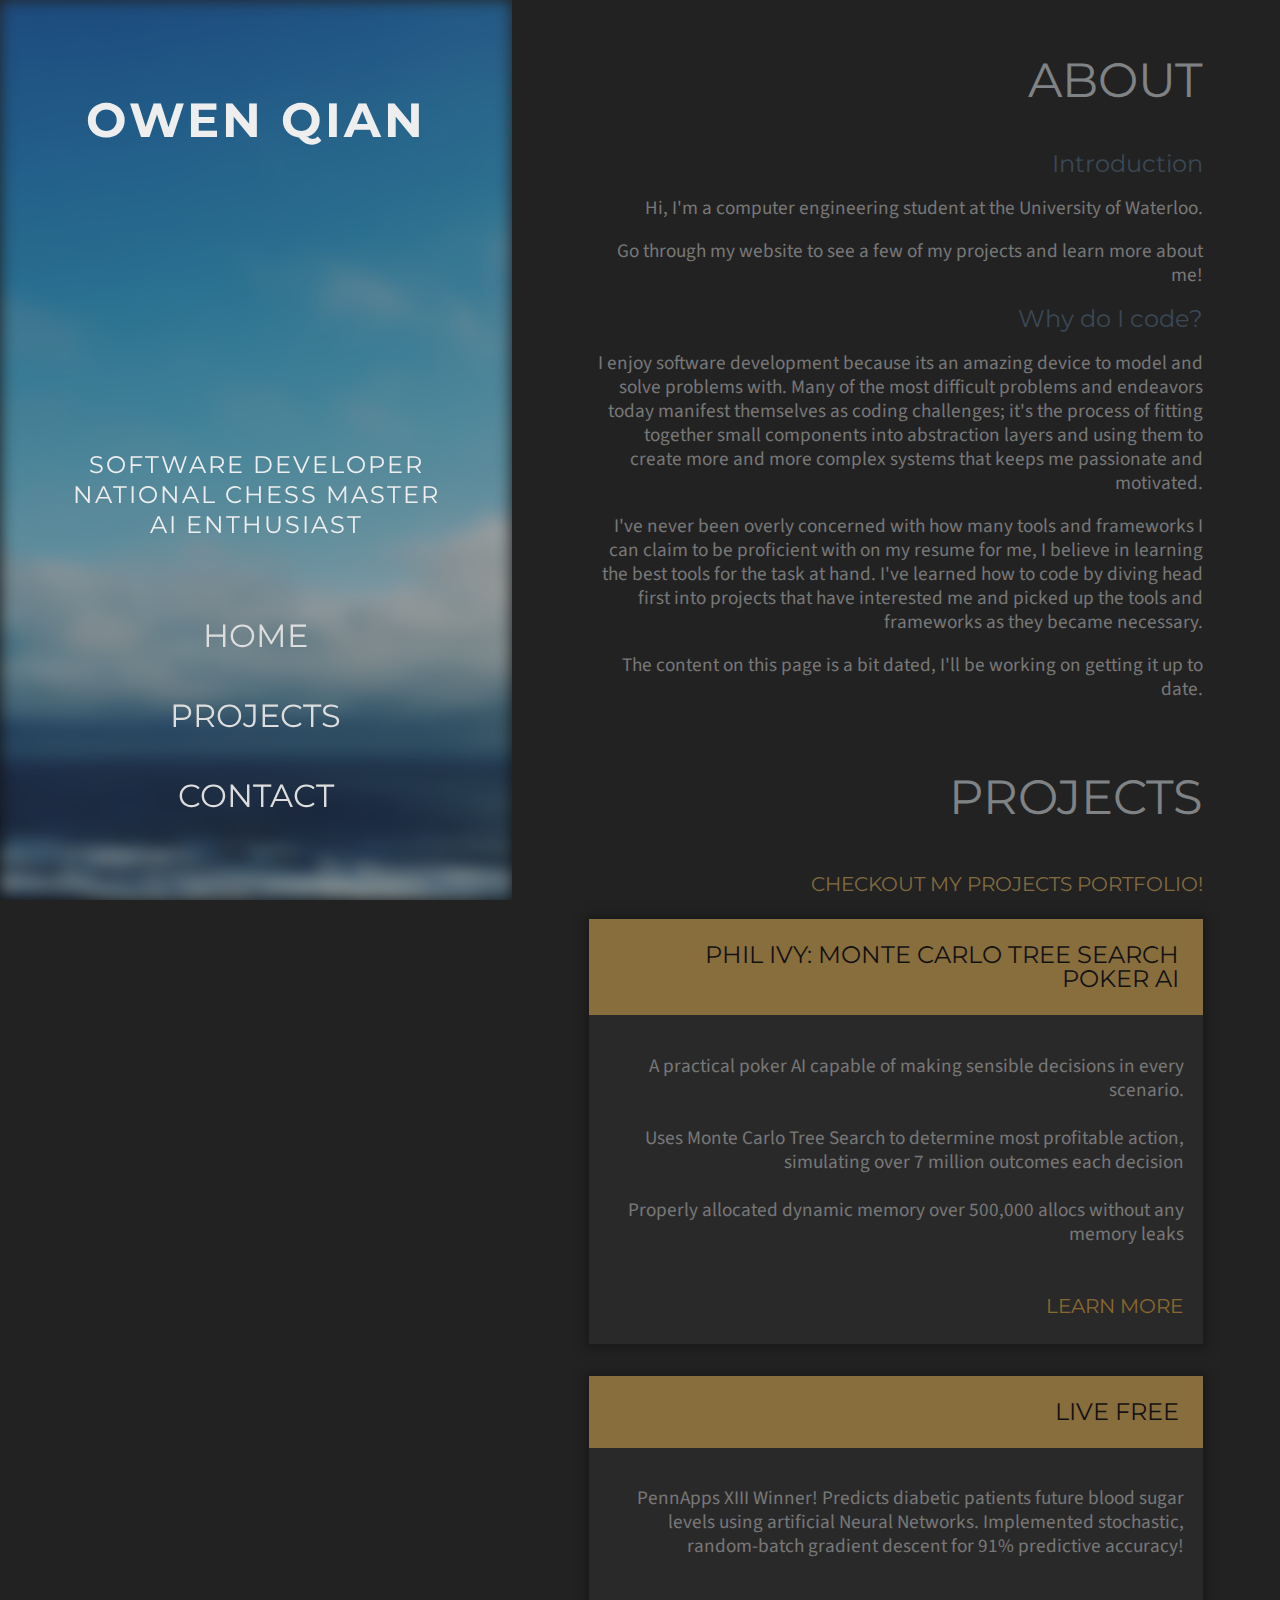
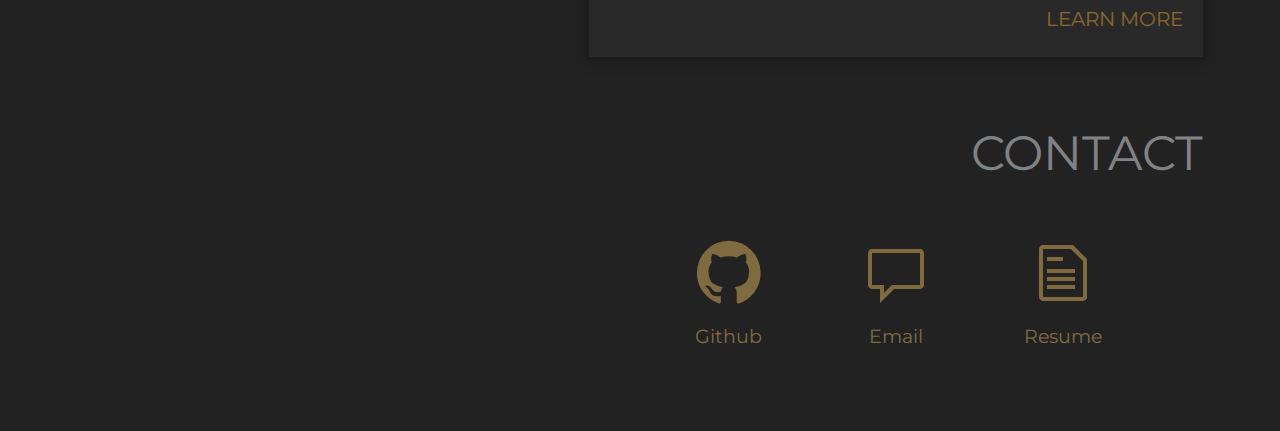
<file: index.html>
<!doctype html>

<html>

<head>
<title>Owen Qian</title>

<meta charset="utf-8">
<meta http-equiv="X-UA-Compatible" content="IE=Edge">
<meta name="viewport" content="width=device-width, initial-scale=1, maximum-scale=1, user-scalable=0">

<link href="assets/images/favicon.png" rel="icon" type="image/png">
<link href='https://fonts.googleapis.com/css?family=Montserrat:400,700|Source+Sans+Pro' rel='stylesheet' type='text/css'>
<link href="global.css" rel="stylesheet">
<link href="octicons/octicons.css" rel="stylesheet">
</head>

<body>

<!-- scripts -->
<script src="https://code.jquery.com/jquery-2.2.0.js"></script>
<script src="script.js"></script>

<!-- content -->
<header>
	<div id="header-bg"></div>
	<h1 class="main-title">Owen Qian</h1>
	<section id="subheader">
        <h2>Software Developer<br>National Chess Master<br>AI Enthusiast</h2>
		<nav>
			<ul>
				<li><a href="#about">Home</a></li>
				<li><a href="#projects">Projects</a></li>
				<li><a href="#contact">Contact</a></li Porting code to work in C++ using OpenCV.>
			</ul>
		</nav>
	</section>
</header>
<main>
<section id="about" class="info about-info">
	<h1 class="main-header">About</h1>
	<div id="about-content">
		<!--<img src="me_pic.jpg" class="about-img">-->
    <h2 class="sub-header">
        Introduction
    </h2>
	<p>Hi, I'm a computer engineering student at the University of Waterloo.</p>
	<p>	Go through my website to see a few of my projects and learn more about me!</p>
    <h2 class="sub-header">
        Why do I code?
    </h2>
	<p>
     I enjoy software development because its an amazing device to model and solve problems with. Many of the most difficult problems and endeavors today manifest themselves as coding challenges; it's the process of fitting together small components into abstraction layers and using them to create more and more complex systems that keeps me passionate and motivated.
    </p>
    <p>
    I've never been overly concerned with how many tools and frameworks I can claim to be proficient with on my resume for me, I believe in learning the best tools for the task at hand. I've learned how to code by diving head first into projects that have interested me and picked up the tools and frameworks as they became necessary.
    </p>

		<p>The content on this page is a bit dated, I'll be working on getting it up to date.</p>
	</div>
</section>
<section id="projects" class="info project-info">
	<h1 class="main-header" >projects</h1>
	<a href="/projects/index.html"><h3>Checkout my Projects Portfolio!</h3></a>
	<div class="projects-container">
        <article id="pooker">
            <h2>Phil Ivy: Monte Carlo tree search Poker AI</h2>
            <p>
                A practical poker AI capable of making sensible decisions in every scenario.
                <br><br>Uses Monte Carlo Tree Search to determine most profitable action, simulating over 7 million outcomes each decision
                <br><br>Properly allocated dynamic memory over 500,000 allocs without any memory leaks
            </p>
            <a href="http://github.com/OwenQian/Pooker" class="more"> Learn More </a>
        </article>
		<article id="project-1">
			<h2>Live Free</h2>
			<p>PennApps XIII Winner! Predicts diabetic patients future blood sugar levels using artificial Neural Networks. Implemented stochastic, random-batch gradient descent for 91% predictive accuracy! </p>
			<a href="http://devpost.com/software/live-free" class="more">Learn More</a>
		</article>
	</div>
</section>
<footer id="contact">
	<div id="footer-content">
		<h1 class="main-header" >Contact</h1>
		<a class="icon-with-info" href="http://github.com/OwenQian">
			<span class="mega-octicon octicon-mark-github"></span>
			<p class="icon-desc">Github</p>
		</a>
		<a class="icon-with-info" href="mailto:oyqian@uwaterloo.ca">
			<span class="mega-octicon octicon-comment"></span>
			<p class="icon-desc">Email</p>
		</a>
		<a class="icon-with-info" href="Resume/Resume.pdf">
			<span class="mega-octicon octicon-file-text"></span>
			<p class="icon-desc">Resume</p>
		</a>
	</div>
</footer>
</main>
</body>
</html>
</file>
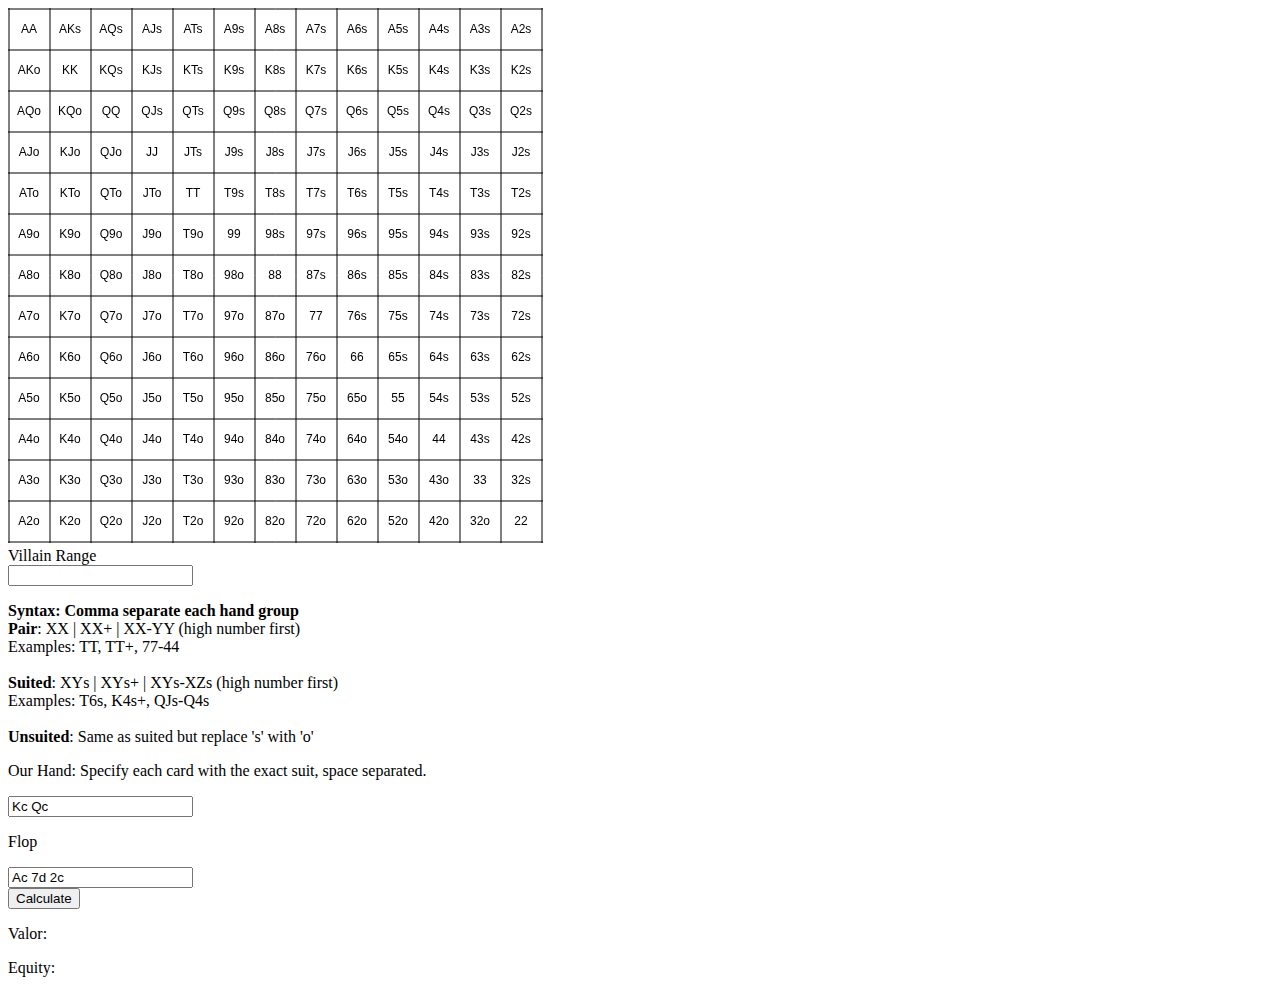
<file: valorcalc/index.html>
<!DOCTYPE html>
<html>
    <!--<head>
        <script type="module" src="scripts/test.js"></script>
    </head>
    -->
    <body>
        <canvas id="rangeCanvas" tabindex="1">
            Your browser does not support the canvas element.
        </canvas>
        <br>
        <label>Villain Range</label><br>
        <input id="vrange" type="text" value=""><br>

        <p>
            <b>Syntax: Comma separate each hand group</b><br>
            <b>Pair</b>: XX | XX+ | XX-YY (high number first)<br>
            Examples: TT, TT+, 77-44 <br><br>
            <b>Suited</b>: XYs | XYs+ | XYs-XZs (high number first)<br>
            Examples: T6s, K4s+, QJs-Q4s<br><br>
            <b>Unsuited</b>: Same as suited but replace 's' with 'o'<br>
        </p>

        <p>Our Hand: Specify each card with the exact suit, space separated.</p>
        <input id="hand" type="text" value="Kc Qc"><br>
        <p>Flop</p>
        <input id="flop" type="text" value="Ac 7d 2c"><br>
        <button id="btn">Calculate</button>
        <br>
        <p id="valor"> Valor: </p>
        <p id="equity"> Equity: </p>

        <script type="module">
            import {Range, PokerCard, calcValorVsRange, calcEquityVsRange} from './scripts/calc.js'
            import {RangeUI} from './scripts/range-ui.js'
            function calculate() {
                let vRangeStr = document.getElementById("vrange").value;
                let handStr = document.getElementById("hand").value;
                let flopStr = document.getElementById("flop").value;
                let vRange = Range.parseRange(vRangeStr)[0];
                let hand = PokerCard.parseString(handStr);
                let flop = PokerCard.parseString(flopStr);
                let equity = calcEquityVsRange(hand, vRange, flop);
                let valor = calcValorVsRange(hand, vRange, flop);
                document.getElementById("valor").innerHTML = "Valor: " + valor.toLocaleString("en", {style: "percent", maximumSignificantDigits: 4});
                document.getElementById("equity").innerHTML = "Equity: " + equity.toLocaleString("en", {style: "percent", maximumSignificantDigits: 4});
            }
            document.getElementById("btn").addEventListener("click", calculate);

            let canvas = document.getElementById("rangeCanvas");
            let rangeTextBox = document.getElementById("vrange");
            let rangeUI = new RangeUI(canvas, rangeTextBox);
        </script>
    </body>
</html>
</file>
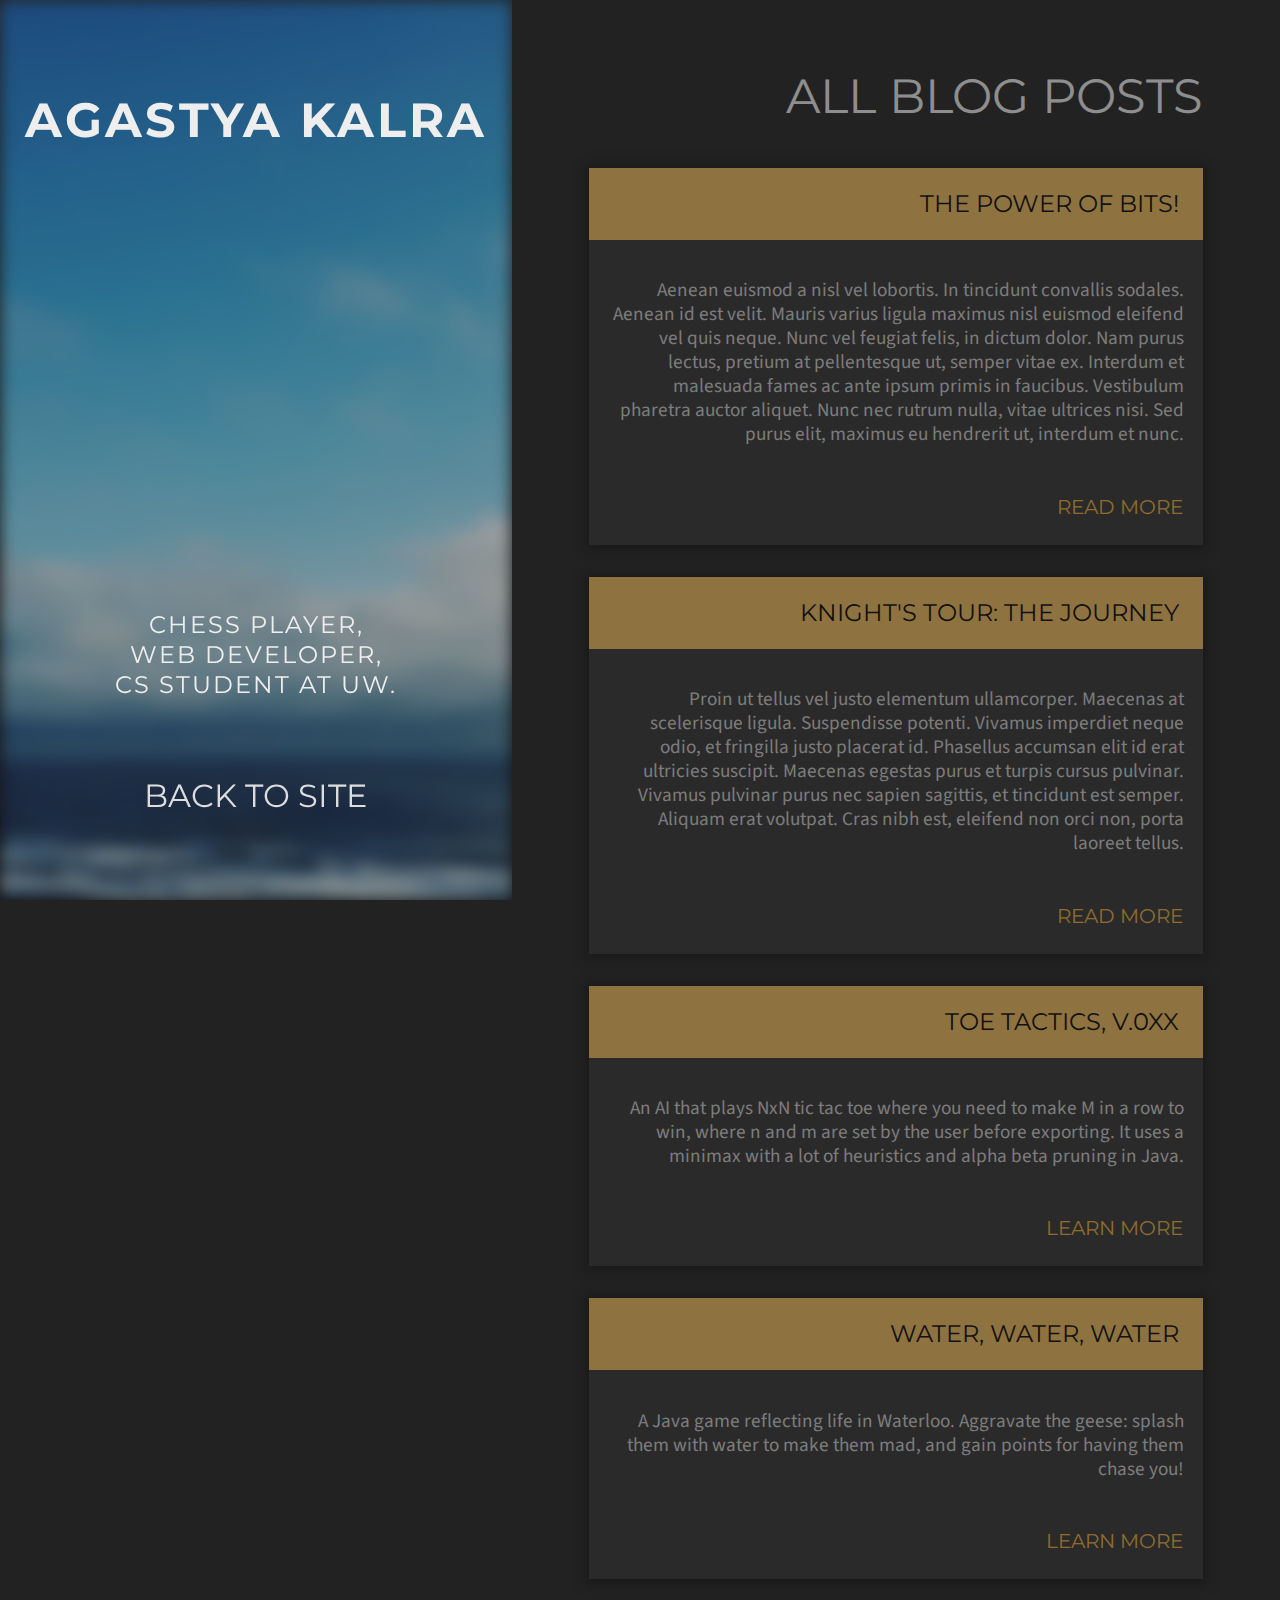
<file: blog-archive.html>
<!doctype html>

<html>

    <head>
    <title>Agastya Kalra.</title>
        
    <meta charset="utf-8">
    <meta http-equiv="X-UA-Compatible" content="IE=Edge">
    <meta name="viewport" content="width=device-width, initial-scale=1, maximum-scale=1, user-scalable=0">
    
    <link href="assets/images/favicon.png" rel="icon" type="image/png">
    <link href='https://fonts.googleapis.com/css?family=Montserrat:400,700|Source+Sans+Pro' rel='stylesheet' type='text/css'>
    <link href="global.css" rel="stylesheet">
    <link href="octicons/octicons.css" rel="stylesheet">
    </head>

    <body>
        
    <!-- scripts -->
    <script src="https://code.jquery.com/jquery-2.2.0.js"></script>
    <script src="script.js"></script>
       
    <!-- content -->
    <header>
        <div id="header-bg"></div>
        <h1 class="main-title">Agastya Kalra</h1>
        <section id="subheader">
            <h2>Chess player,<br> web developer, <br>CS student at UW.</h2>
            <nav>
                <ul>
                    <li><a href="/" id="back-link">Back to site</a></li>
                </ul>
            </nav>
        </section>
    </header>
    <main>
    <section id="blog" class="info blog-info">
        <h1>All Blog Posts</h1>
        <article id="blog-post-1">
            <h2>The Power of Bits!</h2>
            <p>Aenean euismod a nisl vel lobortis. In tincidunt convallis sodales. Aenean id est velit. Mauris varius ligula maximus nisl euismod eleifend vel quis neque. Nunc vel feugiat felis, in dictum dolor. Nam purus lectus, pretium at pellentesque ut, semper vitae ex. Interdum et malesuada fames ac ante ipsum primis in faucibus. Vestibulum pharetra auctor aliquet. Nunc nec rutrum nulla, vitae ultrices nisi. Sed purus elit, maximus eu hendrerit ut, interdum et nunc.</p>
            <a href="" class="more">Read More</a>
        </article>    
        <article id="blog-post-2">
            <h2>Knight's Tour: The Journey</h2>
        <p>Proin ut tellus vel justo elementum ullamcorper. Maecenas at scelerisque ligula. Suspendisse potenti. Vivamus imperdiet neque odio, et fringilla justo placerat id. Phasellus accumsan elit id erat ultricies suscipit. Maecenas egestas purus et turpis cursus pulvinar. Vivamus pulvinar purus nec sapien sagittis, et tincidunt est semper. Aliquam erat volutpat. Cras nibh est, eleifend non orci non, porta laoreet tellus.</p>
            <a href="" class="more">Read More</a>
        </article>
        <article id="project-1">
            <h2>Toe Tactics, v.0XX</h2>
                <p>An AI that plays NxN tic tac toe where you need to make M in a row to win, where n and m are set by the user before exporting. It uses a minimax with a lot of heuristics and alpha beta pruning in Java.</p>
            <a href="" class="more">Learn More</a>
        </article>
        <article id="project-2">
            <h2>Water, Water, Water</h2>
            <p>A Java game reflecting life in Waterloo. Aggravate the geese: splash them with water to make them mad, and gain points for having them chase you!</p>
            <a href="" class="more">Learn More</a>
        </article>
    </section>
    </main>
    </body>
</html>
</file>
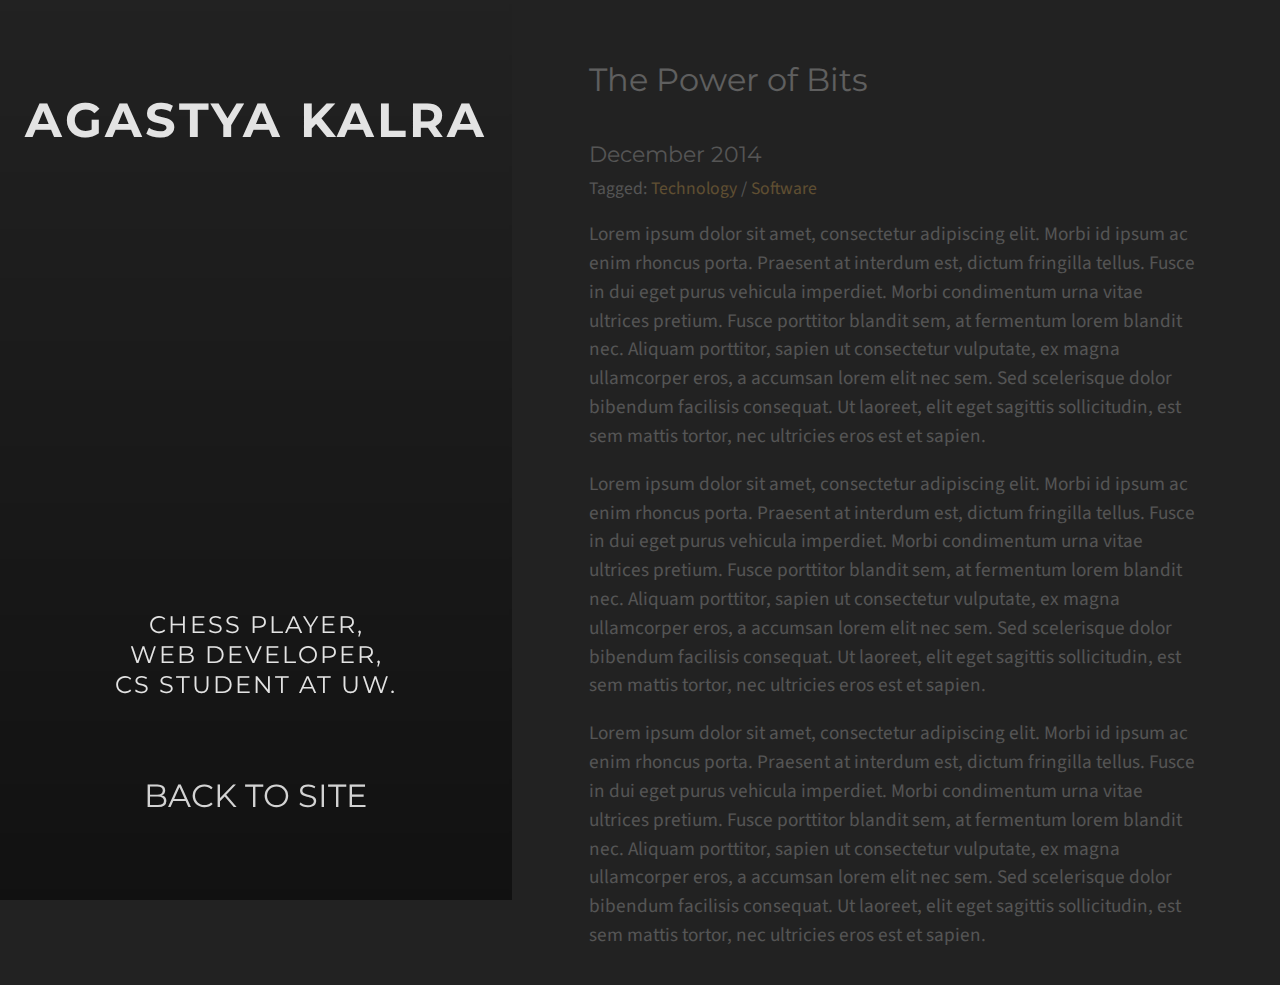
<file: blog-page.html>
<!doctype html>

<html>

    <head>
    <title>Agastya Kalra.</title>
        
    <meta charset="utf-8">
    <meta http-equiv="X-UA-Compatible" content="IE=Edge">
    <meta name="viewport" content="width=device-width, initial-scale=1, maximum-scale=1, user-scalable=0">
    
    <link href="assets/images/favicon.png" rel="icon" type="image/png">
    <link href='https://fonts.googleapis.com/css?family=Montserrat:400,700|Source+Sans+Pro' rel='stylesheet' type='text/css'>
    <link href="global.css" rel="stylesheet">
    </head>

    <body>
    <!-- scripts -->
    <script src="https://code.jquery.com/jquery-2.2.0.js"></script>
    <script src="script.js"></script>
    
    <!-- content -->
    <header>
        <h1 class="main-title">Agastya Kalra</h1>
        <section id="subheader">
            <h2>Chess player,<br> web developer, <br>CS student at UW.</h2>
            <nav>
                <ul>
                    <li><a href="/" id="back-link">Back to site</a></li>
                </ul>
            </nav>
        </section>
    </header>
    <main>
        <div class="post-content">
        <h1>The Power of Bits</h1>
        <div class="post-info">
            <h2>December 2014</h2>
            Tagged: <span class="post-tags">Technology</span> / <span class="post-tags">Software</span>
        </div>
        <p>Lorem ipsum dolor sit amet, consectetur adipiscing elit. Morbi id ipsum ac enim rhoncus porta. Praesent at interdum est, dictum fringilla tellus. Fusce in dui eget purus vehicula imperdiet. Morbi condimentum urna vitae ultrices pretium. Fusce porttitor blandit sem, at fermentum lorem blandit nec. Aliquam porttitor, sapien ut consectetur vulputate, ex magna ullamcorper eros, a accumsan lorem elit nec sem. Sed scelerisque dolor bibendum facilisis consequat. Ut laoreet, elit eget sagittis sollicitudin, est sem mattis tortor, nec ultricies eros est et sapien.</p>
        <p>Lorem ipsum dolor sit amet, consectetur adipiscing elit. Morbi id ipsum ac enim rhoncus porta. Praesent at interdum est, dictum fringilla tellus. Fusce in dui eget purus vehicula imperdiet. Morbi condimentum urna vitae ultrices pretium. Fusce porttitor blandit sem, at fermentum lorem blandit nec. Aliquam porttitor, sapien ut consectetur vulputate, ex magna ullamcorper eros, a accumsan lorem elit nec sem. Sed scelerisque dolor bibendum facilisis consequat. Ut laoreet, elit eget sagittis sollicitudin, est sem mattis tortor, nec ultricies eros est et sapien.</p>
    <p>Lorem ipsum dolor sit amet, consectetur adipiscing elit. Morbi id ipsum ac enim rhoncus porta. Praesent at interdum est, dictum fringilla tellus. Fusce in dui eget purus vehicula imperdiet. Morbi condimentum urna vitae ultrices pretium. Fusce porttitor blandit sem, at fermentum lorem blandit nec. Aliquam porttitor, sapien ut consectetur vulputate, ex magna ullamcorper eros, a accumsan lorem elit nec sem. Sed scelerisque dolor bibendum facilisis consequat. Ut laoreet, elit eget sagittis sollicitudin, est sem mattis tortor, nec ultricies eros est et sapien.</p>
        </div>
    </main>
    </body>
</html>
</file>
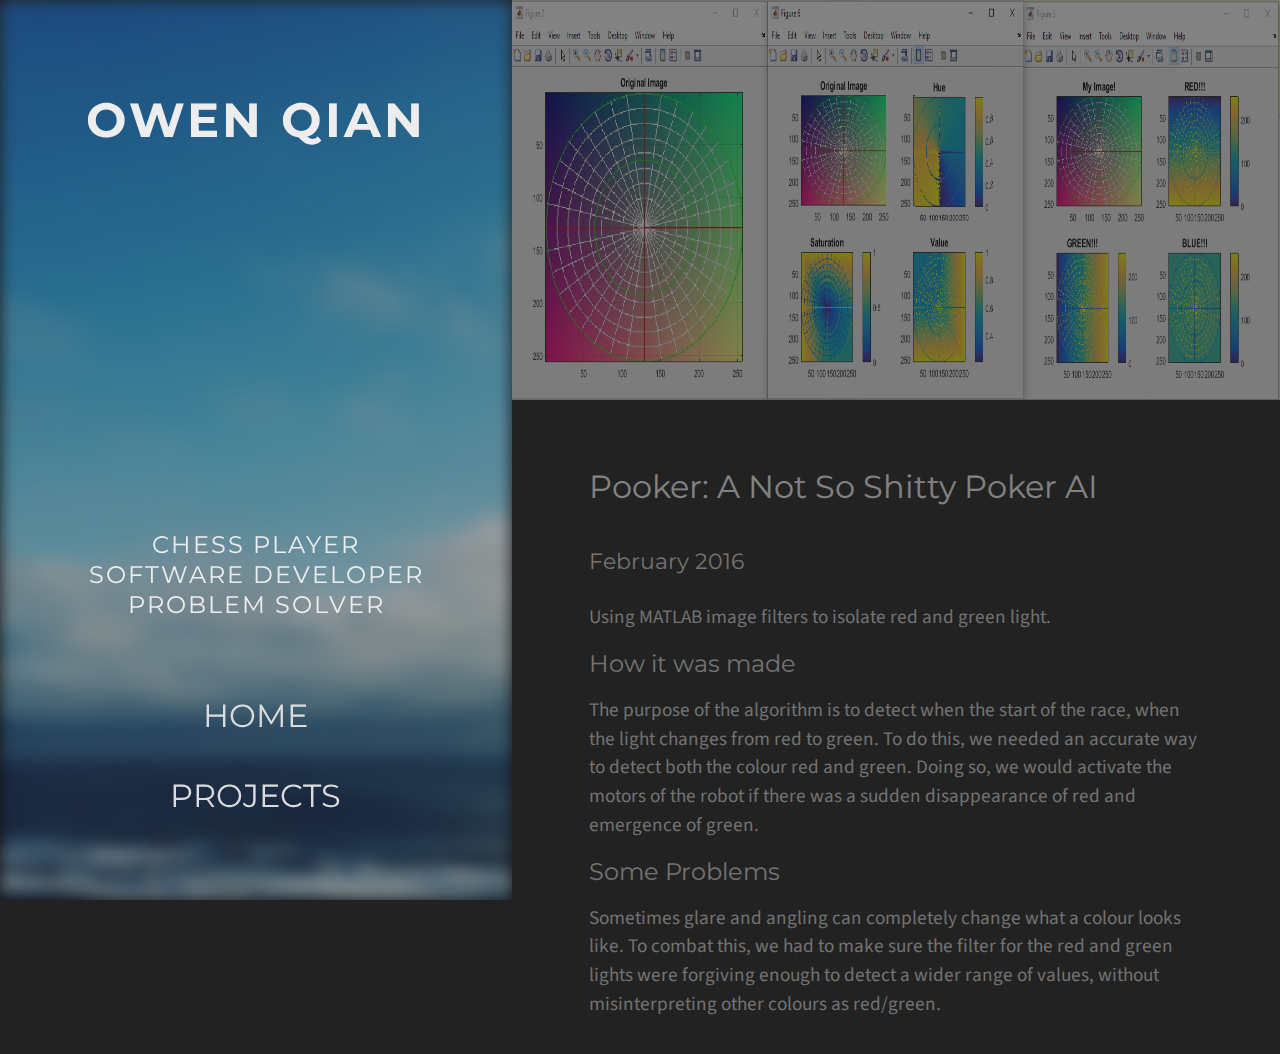
<file: projects/pooker.html>
<!DOCTYPE html>
<html><head><meta http-equiv="Content-Type" content="text/html; charset=UTF-8">
  <title>Pooker: A Not So Shitty Poker AI</title>
  <link data-turbolinks-track="true" href="./Portfolio_files/application-436d465f7242fad4a8020802b51f4903.css" media="all" rel="stylesheet">
  <script data-turbolinks-track="true" src="./Portfolio_files/application-68861cbfb16e66e0b4bf673653aa6e28.js"></script>
  <meta content="authenticity_token" name="csrf-param">
  <link href='https://fonts.googleapis.com/css?family=Montserrat:400,700|Source+Sans+Pro' rel='stylesheet' type='text/css'>
  <meta content="0HXsyxhTTHZJ2CSEW118CRXGhNgMtGAYdhwD6cOzDIA=" name="csrf-token">
    <meta charset="utf-8">
    <meta name="viewport" content="width=device-width, initial-scale=1">
    <link href="global.css" rel="stylesheet" type="text/css">
    </head>
    <body>

        <!-- content -->
        <header>
    	<div id="header-bg"> </div>
            <h1 class="main-title">Owen Qian</h1>
            <section id="subheader">
                <h2>Chess player<br> Software Developer <br>Problem Solver</h2>
                <nav>
                    <ul>
                        <li><a href="../" id="back-link">HOME</a></li>
                        <li><a href="/projects/" id="back-link">Projects</a></li>
                    </ul>
                </nav>
            </section>
        </header>
        <main>
            <img src="RR_color.png" style="width: 100%; height:25em; align=middle; ">
            <div class="post-content">
            <h1>Pooker: A Not So Shitty Poker AI</h1>
            <div class="post-info">
                <h2>February 2016</h2>
            </div>
            <p> Using MATLAB image filters to isolate red and green light. </p>
            <h2> How it was made </h2>
    	<p> The purpose of the algorithm is to detect when the start of the race, when the light changes from red to green. To do this, we needed an accurate way to detect both the colour red and green. Doing so, we would activate the motors of the robot if there was a sudden disappearance of red and emergence of green.</p>
	<h2>Some Problems </h2>
	<p>Sometimes glare and angling can completely change what a colour looks like. To combat this, we had to make sure the filter for the red and green lights were forgiving enough to detect a wider range of values, without misinterpreting other colours as red/green.
                       </div>
        </main>
	</body></html>
</file>
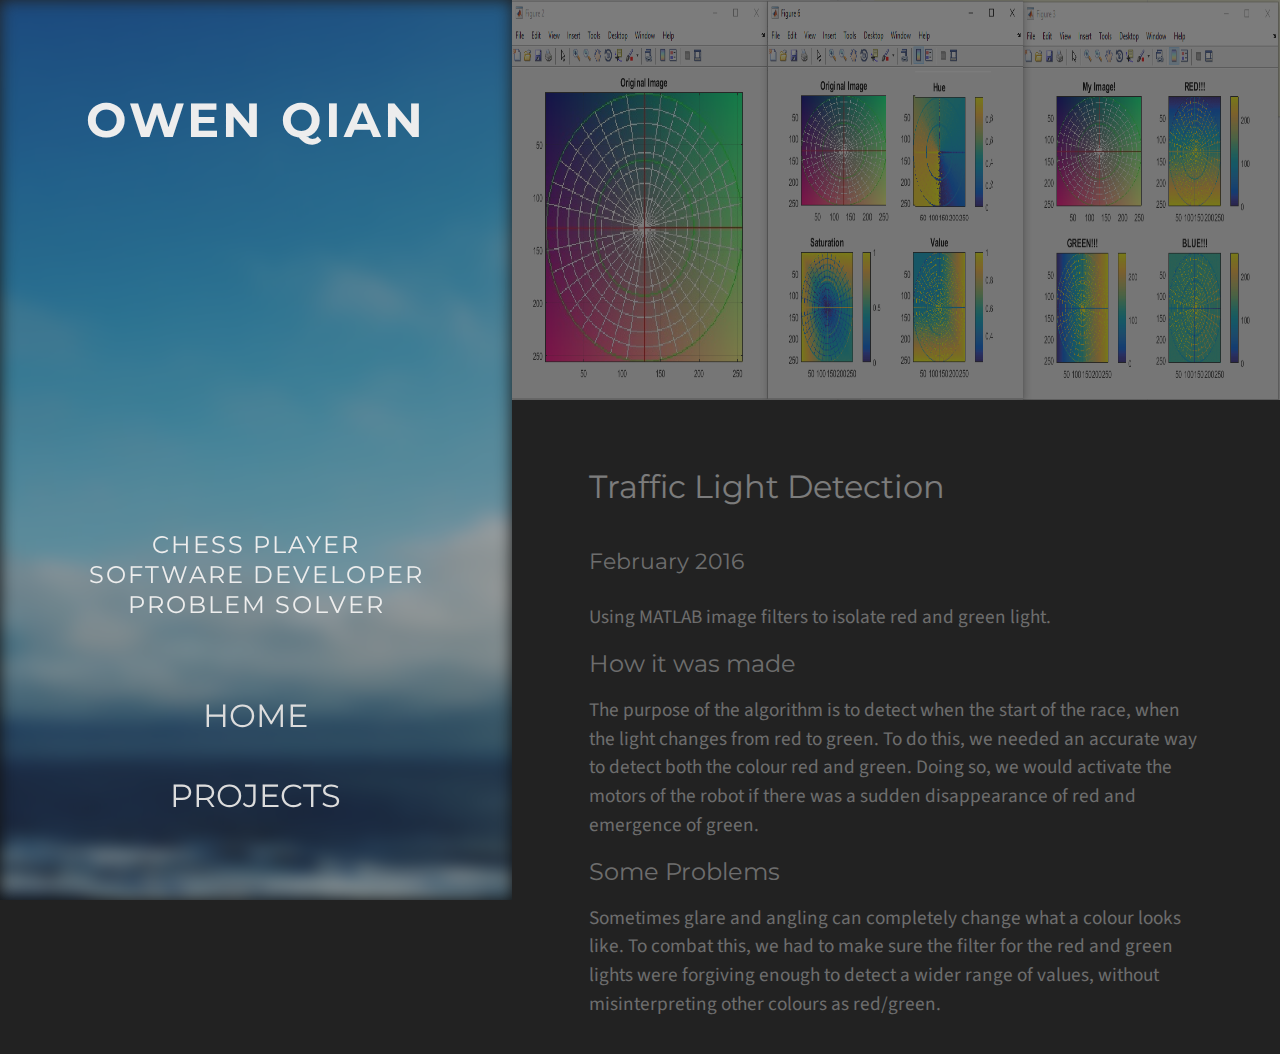
<file: projects/RR.html>
<!DOCTYPE html>
<html><head><meta http-equiv="Content-Type" content="text/html; charset=UTF-8">
  <title>RR Traffic Detection</title>
  <link data-turbolinks-track="true" href="./Portfolio_files/application-436d465f7242fad4a8020802b51f4903.css" media="all" rel="stylesheet">
  <script data-turbolinks-track="true" src="./Portfolio_files/application-68861cbfb16e66e0b4bf673653aa6e28.js"></script>
  <meta content="authenticity_token" name="csrf-param">
  <link href='https://fonts.googleapis.com/css?family=Montserrat:400,700|Source+Sans+Pro' rel='stylesheet' type='text/css'>
  <meta content="0HXsyxhTTHZJ2CSEW118CRXGhNgMtGAYdhwD6cOzDIA=" name="csrf-token">
    <meta charset="utf-8">
    <meta name="viewport" content="width=device-width, initial-scale=1">
    <link href="global.css" rel="stylesheet" type="text/css">
    </head>
    <body>

        <!-- content -->
        <header>
    	<div id="header-bg"> </div>
            <h1 class="main-title">Owen Qian</h1>
            <section id="subheader">
                <h2>Chess player<br> Software Developer <br>Problem Solver</h2>
                <nav>
                    <ul>
                        <li><a href="http://owenqian.me" id="back-link">HOME</a></li>
                        <li><a href="http://owenqian.me/projects" id="back-link">Projects</a></li>
                    </ul>
                </nav>
            </section>
        </header>
        <main>
            <img src="RR_color.png" style="width: 100%; height:25em; align=middle; ">
            <div class="post-content">
            <h1>Traffic Light Detection</h1>
            <div class="post-info">
                <h2>February 2016</h2>
            </div>
            <p> Using MATLAB image filters to isolate red and green light. </p>
            <h2> How it was made </h2>
    	<p> The purpose of the algorithm is to detect when the start of the race, when the light changes from red to green. To do this, we needed an accurate way to detect both the colour red and green. Doing so, we would activate the motors of the robot if there was a sudden disappearance of red and emergence of green.</p>
	<h2>Some Problems </h2>
	<p>Sometimes glare and angling can completely change what a colour looks like. To combat this, we had to make sure the filter for the red and green lights were forgiving enough to detect a wider range of values, without misinterpreting other colours as red/green.
                       </div>
        </main>
	</body></html>
</file>
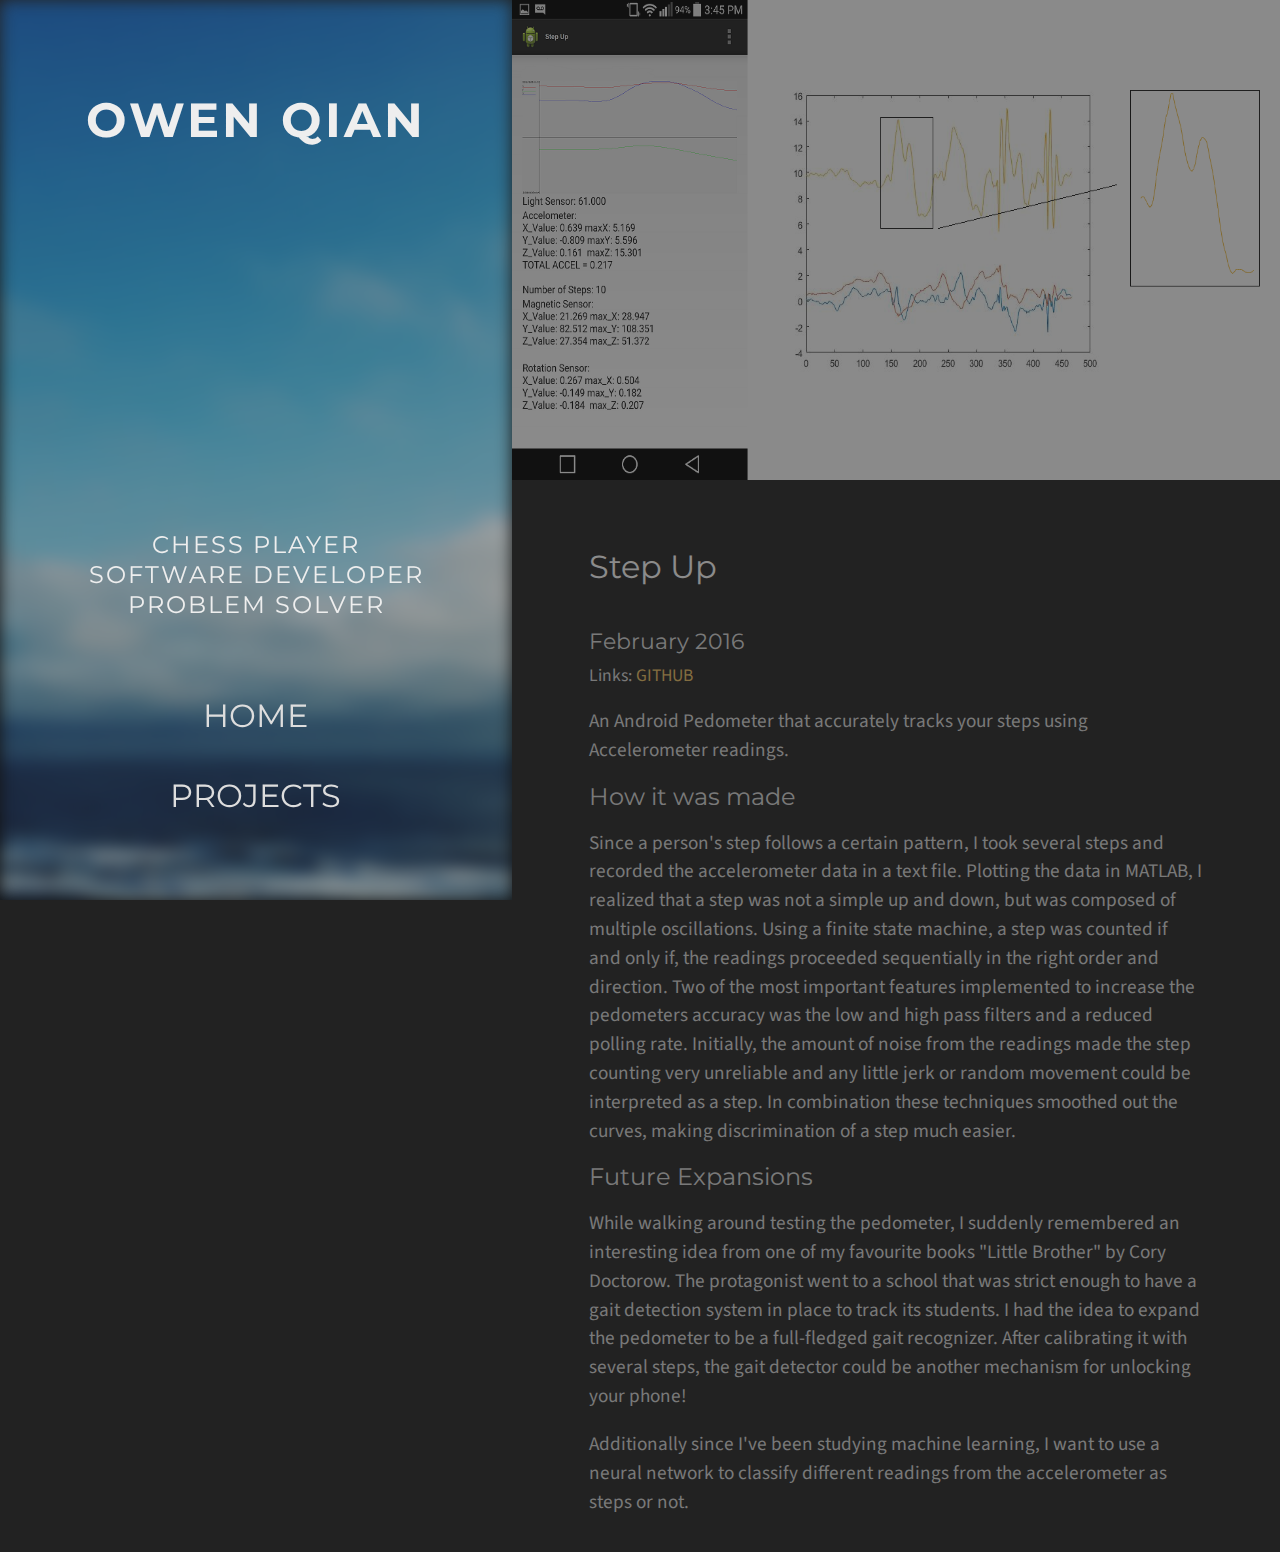
<file: projects/step_up.html>
<!DOCTYPE html>
<html><head><meta http-equiv="Content-Type" content="text/html; charset=UTF-8">
  <title>Step Up</title>
  <link data-turbolinks-track="true" href="./Portfolio_files/application-436d465f7242fad4a8020802b51f4903.css" media="all" rel="stylesheet">
  <script data-turbolinks-track="true" src="./Portfolio_files/application-68861cbfb16e66e0b4bf673653aa6e28.js"></script>
  <meta content="authenticity_token" name="csrf-param">
<meta content="0HXsyxhTTHZJ2CSEW118CRXGhNgMtGAYdhwD6cOzDIA=" name="csrf-token">
 <link href='https://fonts.googleapis.com/css?family=Montserrat:400,700|Source+Sans+Pro' rel='stylesheet' type='text/css'>
  <meta charset="utf-8">
  <meta name="viewport" content="width=device-width, initial-scale=1">
  <link href="global.css" rel="stylesheet" type="text/css">
</head>
<body>

    <!-- content -->
    <header>
	<div id="header-bg"> </div>
        <h1 class="main-title">Owen Qian</h1>
        <section id="subheader">
            <h2>Chess player<br> Software Developer <br>Problem Solver</h2>
            <nav>
                <ul>
                    <li><a href="http://owenqian.me" id="back-link">HOME</a></li>
                    <li><a href="http://owenqian.me/projects" id="back-link">Projects</a></li>
                </ul>
            </nav>
        </section>
    </header>
    <main>
        <img src="step_up.png" style="width: 100%; height:30em; align=middle; ">
        <div class="post-content">
        <h1>Step Up</h1>
        <div class="post-info">
            <h2>February 2016</h2>
            Links: <span class="post-tags"> <a href="https://github.com/OwenQian/Android-Pedometer"> GitHub </a></span>
        </div>
        <p> An Android Pedometer that accurately tracks your steps using Accelerometer readings.</p>
        <h2> How it was made </h2>
	<p> Since a person's step follows a certain pattern, I took several steps and recorded the accelerometer data in a text file. Plotting the data in MATLAB, I realized that a step was not a simple up and down, but was composed of multiple oscillations. Using a finite state machine, a step was counted if and only if, the readings proceeded sequentially in the right order and direction. Two of the most important features implemented to increase the pedometers accuracy was the low and high pass filters and a reduced polling rate. Initially, the amount of noise from the readings made the step counting very unreliable and any little jerk or random movement could be interpreted as a step. In combination these techniques smoothed out the curves, making discrimination of a step much easier.</p>
        <h2> Future Expansions </h2>
        <p> While walking around testing the pedometer, I suddenly remembered an interesting idea from one of my favourite books "Little Brother" by Cory Doctorow. The protagonist went to a school that was strict enough to have a gait detection system in place to track its students. I had the idea to expand the pedometer to be a full-fledged gait recognizer. After calibrating it with several steps, the gait detector could be another mechanism for unlocking your phone!</p>
	<p>Additionally since I've been studying machine learning, I want to use a neural network to classify different readings from the accelerometer as steps or not.</p>
       </div>
    </main>
</body></html>
</file>
<file: global.css>
/* ---- STANDARD STYLING ---- */

html, body{
    background:#222;
    font:100%/150% 'Source Sans Pro', 'Helvetica', sans-serif;
    color:#dadada;
    text-align:right;
    width:100%;
    height:100%;
    padding:0;
    border:0;
    margin:0;
    overflow-x:hidden;
    overflow-y: auto;
    word-break: break-word;
    vertical-align: baseline;
}

main, section, article, header, footer, nav, aside, figure{ display:block;}

h1{
    font:300%/100% 'Montserrat', 'Source Sans Pro', 'Helvetica', sans-serif;
    color:#fff;
    text-transform: uppercase;
    text-align:right;
    padding:0.5em 0;
    margin:0.5em 0;
}

h2{ font:150%/100% 'Montserrat', 'Source Sans Pro', 'Helvetica', sans-serif;}

h3{ font:125%/150% 'Montserrat', 'Source Sans Pro', 'Helvetica', sans-serif}

p{ font-size:120%;}

a{
    color: #EDC063;
    text-decoration: none;
    text-transform: uppercase;
}

a:hover{ color:#EDCC94;}

/* --- HEADER --- */

header{
    position:fixed;
    top:0; left:0; 
    width:40%;
    height:100vh;
    background:linear-gradient(transparent, rgba(0,0,0,0.5));
    color:#eee;
    overflow:hidden;
    z-index:99;
}

#header-bg{
    position:absolute;
    width:100%; height:100%;
    background:right top/cover fixed no-repeat url('blueskies.jpg');
    -webkit-filter:blur(0);
    filter:blur(0);
    transition: all 0.5s ease-in-out;
    z-index:1;
}

#header-bg:before{
    position:absolute;
    left: 0;
    top:0;
    width:100%;
    height:100%;
    content:'';
    background:rgba(0,0,0,0.3);
    z-index:99; 
}

header:hover #header-bg{
    -webkit-filter:blur(8px);
    filter:blur(8px);
    transition: all 0.5s ease-in-out;
}

.main-title{
    position:relative;
    font-weight:700;
    padding:1.5em 0;
    color:#eee;
    letter-spacing:3px;
    text-align:center;
    text-transform: uppercase;
    z-index:99;
}

#subheader{
    position:absolute;
    bottom:0;
    width:100%;
    max-height:75vh;
    padding:3em 0;
    z-index: 99;
}

#subheader h2{
    line-height:125%;
    padding:1.5em;
    color:#eee;
    letter-spacing:2px;
    text-align:center;
    text-transform:uppercase;
}

/* ---- SITE NAVIGATION ---- */

nav{ width:100%; z-index:999;}

nav ul{
    display:block;
    width:70%;
    list-style:none;
    text-align:center;
    padding:0;
    margin:1em auto;
}

nav li{ display:inline-block; width:15em; margin:1em;}

nav a{
    display: inline-block;
    font:200%/150% 'Montserrat', 'Source Sans Pro', 'Helvetica', sans-serif;
    color:#ddd;
}

nav a:hover{ color:#fff;}

/* ---- LAYOUT ---- */

main{    
    position:absolute;
    top:0; right:0;
    width:60%;
    height:auto;
}

.info, #footer-content{
    position:relative;
    width:80%;
    margin:2em auto 3em auto; 
    z-index: 1;
}

/* -- about -- */

#about-content{ min-height:15em;}

.about-img{
    position:relative;
    float:right;
    width:12em;
    height:15em;
    margin:0 0 1em 1em;
}

/* -- blog and programming -- */

.blog-info{ margin:3em auto;}

.project-info{ margin:3em auto;}

article{
    background:#333;
    padding:0 0 1em 0;
    margin:1em auto 2em auto;
    box-shadow: 0 1px 10px 4px #111;
}

article h2{
    color:#000;
    text-transform: uppercase;
    background:#ffc55d;
    padding:1em;
    margin:0;
}

article p{ padding:1em;}

.more{
    display:block;
    padding:0.5em;
    margin:0 0.5em;
    font:125%/120% 'Montserrat', 'Source Sans Pro', 'Helvetica', sans-serif;
    color:#ffb93d;
}

.more:hover{ color:#ffc55d;}

/* -- footer -- */

footer{ width:100%; text-align:center;}

footer h1{ color:#fff;}

#footer-content .mega-octicon{ font-size:64px;}

.icon-with-info{
    display:inline-block;
    width:100px;
    padding:0 1em;
    margin:1em;
    font-family: 'Montserrat', 'Source Sans Pro', 'Helvetica', sans-serif;
    text-align:center;
    text-transform:capitalize;
}

.icon-desc{ display:block;}

/* ---- BLOG/PROJECT POST CONTENT ---- */

.post-content{
    position: relative;
    width:80%;
    text-align: left;
    padding-bottom:1em;
    margin:0 auto;
}

.post-content h1{
    font-size: 200%;
    text-align: left;
    text-transform: none;
    padding:1em 0;
    margin:1em 0 0.5em 0;
}

.post-info{ position:relative; top:0; font-size: 110%;}

.post-info h2{ font-size: 125%; padding:0 0 0.5em 0; margin:0;}

.post-tags{ color: #ffc55d; }

.post-tags:hover{ color:#6495ed; }

.post-content p{ line-height:150%; text-align: left;}

.main-header {
  color: #edf3f7;
}

.sub-header {
  color: #577590;
}
</file>
<file: octicons/octicons.css>
@font-face {
  font-family: 'octicons';
  src: url('octicons.eot?#iefix') format('embedded-opentype'),
       url('octicons.woff') format('woff'),
       url('octicons.ttf') format('truetype'),
       url('octicons.svg#octicons') format('svg');
  font-weight: normal;
  font-style: normal;
}

/*

.octicon is optimized for 16px.
.mega-octicon is optimized for 32px but can be used larger.

*/
.octicon, .mega-octicon {
  font: normal normal normal 16px/1 octicons;
  display: inline-block;
  text-decoration: none;
  text-rendering: auto;
  -webkit-font-smoothing: antialiased;
  -moz-osx-font-smoothing: grayscale;
  -webkit-user-select: none;
  -moz-user-select: none;
  -ms-user-select: none;
  user-select: none;
}
.mega-octicon { font-size: 32px; }

.octicon-alert:before { content: '\f02d'} /*  */
.octicon-arrow-down:before { content: '\f03f'} /*  */
.octicon-arrow-left:before { content: '\f040'} /*  */
.octicon-arrow-right:before { content: '\f03e'} /*  */
.octicon-arrow-small-down:before { content: '\f0a0'} /*  */
.octicon-arrow-small-left:before { content: '\f0a1'} /*  */
.octicon-arrow-small-right:before { content: '\f071'} /*  */
.octicon-arrow-small-up:before { content: '\f09f'} /*  */
.octicon-arrow-up:before { content: '\f03d'} /*  */
.octicon-microscope:before,
.octicon-beaker:before { content: '\f0dd'} /*  */
.octicon-bell:before { content: '\f0de'} /*  */
.octicon-bold:before { content: '\f0e2'} /*  */
.octicon-book:before { content: '\f007'} /*  */
.octicon-bookmark:before { content: '\f07b'} /*  */
.octicon-briefcase:before { content: '\f0d3'} /*  */
.octicon-broadcast:before { content: '\f048'} /*  */
.octicon-browser:before { content: '\f0c5'} /*  */
.octicon-bug:before { content: '\f091'} /*  */
.octicon-calendar:before { content: '\f068'} /*  */
.octicon-check:before { content: '\f03a'} /*  */
.octicon-checklist:before { content: '\f076'} /*  */
.octicon-chevron-down:before { content: '\f0a3'} /*  */
.octicon-chevron-left:before { content: '\f0a4'} /*  */
.octicon-chevron-right:before { content: '\f078'} /*  */
.octicon-chevron-up:before { content: '\f0a2'} /*  */
.octicon-circle-slash:before { content: '\f084'} /*  */
.octicon-circuit-board:before { content: '\f0d6'} /*  */
.octicon-clippy:before { content: '\f035'} /*  */
.octicon-clock:before { content: '\f046'} /*  */
.octicon-cloud-download:before { content: '\f00b'} /*  */
.octicon-cloud-upload:before { content: '\f00c'} /*  */
.octicon-code:before { content: '\f05f'} /*  */
.octicon-color-mode:before { content: '\f065'} /*  */
.octicon-comment-add:before,
.octicon-comment:before { content: '\f02b'} /*  */
.octicon-comment-discussion:before { content: '\f04f'} /*  */
.octicon-credit-card:before { content: '\f045'} /*  */
.octicon-dash:before { content: '\f0ca'} /*  */
.octicon-dashboard:before { content: '\f07d'} /*  */
.octicon-database:before { content: '\f096'} /*  */
.octicon-clone:before,
.octicon-desktop-download:before { content: '\f0dc'} /*  */
.octicon-device-camera:before { content: '\f056'} /*  */
.octicon-device-camera-video:before { content: '\f057'} /*  */
.octicon-device-desktop:before { content: '\f27c'} /*  */
.octicon-device-mobile:before { content: '\f038'} /*  */
.octicon-diff:before { content: '\f04d'} /*  */
.octicon-diff-added:before { content: '\f06b'} /*  */
.octicon-diff-ignored:before { content: '\f099'} /*  */
.octicon-diff-modified:before { content: '\f06d'} /*  */
.octicon-diff-removed:before { content: '\f06c'} /*  */
.octicon-diff-renamed:before { content: '\f06e'} /*  */
.octicon-ellipsis:before { content: '\f09a'} /*  */
.octicon-eye-unwatch:before,
.octicon-eye-watch:before,
.octicon-eye:before { content: '\f04e'} /*  */
.octicon-file-binary:before { content: '\f094'} /*  */
.octicon-file-code:before { content: '\f010'} /*  */
.octicon-file-directory:before { content: '\f016'} /*  */
.octicon-file-media:before { content: '\f012'} /*  */
.octicon-file-pdf:before { content: '\f014'} /*  */
.octicon-file-submodule:before { content: '\f017'} /*  */
.octicon-file-symlink-directory:before { content: '\f0b1'} /*  */
.octicon-file-symlink-file:before { content: '\f0b0'} /*  */
.octicon-file-text:before { content: '\f011'} /*  */
.octicon-file-zip:before { content: '\f013'} /*  */
.octicon-flame:before { content: '\f0d2'} /*  */
.octicon-fold:before { content: '\f0cc'} /*  */
.octicon-gear:before { content: '\f02f'} /*  */
.octicon-gift:before { content: '\f042'} /*  */
.octicon-gist:before { content: '\f00e'} /*  */
.octicon-gist-secret:before { content: '\f08c'} /*  */
.octicon-git-branch-create:before,
.octicon-git-branch-delete:before,
.octicon-git-branch:before { content: '\f020'} /*  */
.octicon-git-commit:before { content: '\f01f'} /*  */
.octicon-git-compare:before { content: '\f0ac'} /*  */
.octicon-git-merge:before { content: '\f023'} /*  */
.octicon-git-pull-request-abandoned:before,
.octicon-git-pull-request:before { content: '\f009'} /*  */
.octicon-globe:before { content: '\f0b6'} /*  */
.octicon-graph:before { content: '\f043'} /*  */
.octicon-heart:before { content: '\2665'} /* ♥ */
.octicon-history:before { content: '\f07e'} /*  */
.octicon-home:before { content: '\f08d'} /*  */
.octicon-horizontal-rule:before { content: '\f070'} /*  */
.octicon-hubot:before { content: '\f09d'} /*  */
.octicon-inbox:before { content: '\f0cf'} /*  */
.octicon-info:before { content: '\f059'} /*  */
.octicon-issue-closed:before { content: '\f028'} /*  */
.octicon-issue-opened:before { content: '\f026'} /*  */
.octicon-issue-reopened:before { content: '\f027'} /*  */
.octicon-italic:before { content: '\f0e4'} /*  */
.octicon-jersey:before { content: '\f019'} /*  */
.octicon-key:before { content: '\f049'} /*  */
.octicon-keyboard:before { content: '\f00d'} /*  */
.octicon-law:before { content: '\f0d8'} /*  */
.octicon-light-bulb:before { content: '\f000'} /*  */
.octicon-link:before { content: '\f05c'} /*  */
.octicon-link-external:before { content: '\f07f'} /*  */
.octicon-list-ordered:before { content: '\f062'} /*  */
.octicon-list-unordered:before { content: '\f061'} /*  */
.octicon-location:before { content: '\f060'} /*  */
.octicon-gist-private:before,
.octicon-mirror-private:before,
.octicon-git-fork-private:before,
.octicon-lock:before { content: '\f06a'} /*  */
.octicon-logo-gist:before { content: '\f0ad'} /*  */
.octicon-logo-github:before { content: '\f092'} /*  */
.octicon-mail:before { content: '\f03b'} /*  */
.octicon-mail-read:before { content: '\f03c'} /*  */
.octicon-mail-reply:before { content: '\f051'} /*  */
.octicon-mark-github:before { content: '\f00a'} /*  */
.octicon-markdown:before { content: '\f0c9'} /*  */
.octicon-megaphone:before { content: '\f077'} /*  */
.octicon-mention:before { content: '\f0be'} /*  */
.octicon-milestone:before { content: '\f075'} /*  */
.octicon-mirror-public:before,
.octicon-mirror:before { content: '\f024'} /*  */
.octicon-mortar-board:before { content: '\f0d7'} /*  */
.octicon-mute:before { content: '\f080'} /*  */
.octicon-no-newline:before { content: '\f09c'} /*  */
.octicon-octoface:before { content: '\f008'} /*  */
.octicon-organization:before { content: '\f037'} /*  */
.octicon-package:before { content: '\f0c4'} /*  */
.octicon-paintcan:before { content: '\f0d1'} /*  */
.octicon-pencil:before { content: '\f058'} /*  */
.octicon-person-add:before,
.octicon-person-follow:before,
.octicon-person:before { content: '\f018'} /*  */
.octicon-pin:before { content: '\f041'} /*  */
.octicon-plug:before { content: '\f0d4'} /*  */
.octicon-repo-create:before,
.octicon-gist-new:before,
.octicon-file-directory-create:before,
.octicon-file-add:before,
.octicon-plus:before { content: '\f05d'} /*  */
.octicon-primitive-dot:before { content: '\f052'} /*  */
.octicon-primitive-square:before { content: '\f053'} /*  */
.octicon-pulse:before { content: '\f085'} /*  */
.octicon-question:before { content: '\f02c'} /*  */
.octicon-quote:before { content: '\f063'} /*  */
.octicon-radio-tower:before { content: '\f030'} /*  */
.octicon-repo-delete:before,
.octicon-repo:before { content: '\f001'} /*  */
.octicon-repo-clone:before { content: '\f04c'} /*  */
.octicon-repo-force-push:before { content: '\f04a'} /*  */
.octicon-gist-fork:before,
.octicon-repo-forked:before { content: '\f002'} /*  */
.octicon-repo-pull:before { content: '\f006'} /*  */
.octicon-repo-push:before { content: '\f005'} /*  */
.octicon-rocket:before { content: '\f033'} /*  */
.octicon-rss:before { content: '\f034'} /*  */
.octicon-ruby:before { content: '\f047'} /*  */
.octicon-search-save:before,
.octicon-search:before { content: '\f02e'} /*  */
.octicon-server:before { content: '\f097'} /*  */
.octicon-settings:before { content: '\f07c'} /*  */
.octicon-shield:before { content: '\f0e1'} /*  */
.octicon-log-in:before,
.octicon-sign-in:before { content: '\f036'} /*  */
.octicon-log-out:before,
.octicon-sign-out:before { content: '\f032'} /*  */
.octicon-squirrel:before { content: '\f0b2'} /*  */
.octicon-star-add:before,
.octicon-star-delete:before,
.octicon-star:before { content: '\f02a'} /*  */
.octicon-stop:before { content: '\f08f'} /*  */
.octicon-repo-sync:before,
.octicon-sync:before { content: '\f087'} /*  */
.octicon-tag-remove:before,
.octicon-tag-add:before,
.octicon-tag:before { content: '\f015'} /*  */
.octicon-tasklist:before { content: '\f0e5'} /*  */
.octicon-telescope:before { content: '\f088'} /*  */
.octicon-terminal:before { content: '\f0c8'} /*  */
.octicon-text-size:before { content: '\f0e3'} /*  */
.octicon-three-bars:before { content: '\f05e'} /*  */
.octicon-thumbsdown:before { content: '\f0db'} /*  */
.octicon-thumbsup:before { content: '\f0da'} /*  */
.octicon-tools:before { content: '\f031'} /*  */
.octicon-trashcan:before { content: '\f0d0'} /*  */
.octicon-triangle-down:before { content: '\f05b'} /*  */
.octicon-triangle-left:before { content: '\f044'} /*  */
.octicon-triangle-right:before { content: '\f05a'} /*  */
.octicon-triangle-up:before { content: '\f0aa'} /*  */
.octicon-unfold:before { content: '\f039'} /*  */
.octicon-unmute:before { content: '\f0ba'} /*  */
.octicon-versions:before { content: '\f064'} /*  */
.octicon-watch:before { content: '\f0e0'} /*  */
.octicon-remove-close:before,
.octicon-x:before { content: '\f081'} /*  */
.octicon-zap:before { content: '\26A1'} /* ⚡ */
</file>
<file: projects/Portfolio_files/application-436d465f7242fad4a8020802b51f4903.css>
.post-content{
    position: relative;
    width:80%;
    margin:0 auto;
}
/* ---- STANDARD STYLING ---- */


html, body{
    background:#222;
    font:100%/150% 'Source Sans Pro', 'Helvetica', sans-serif;
    color:#dadada;
    text-align:right;
    width:100%;
    height:100%;
    padding:0;
    border:0;
    margin:0;
    overflow-x:hidden;
    overflow-y: auto;
    word-break: break-word;
    vertical-align: baseline;
}

main, section, article, header, footer, nav, aside, figure{ display:block;}

h1{
    font:300%/100% 'Montserrat', 'Source Sans Pro', 'Helvetica', sans-serif;
    color:#fff;
    text-transform: uppercase;
    text-align:right;
    padding:0.5em 0;
    margin:0.5em 0;
}

h2{ font:150%/100% 'Montserrat', 'Source Sans Pro', 'Helvetica', sans-serif;}

h3{ font:125%/150% 'Montserrat', 'Source Sans Pro', 'Helvetica', sans-serif}

p{ font-size:120%;}

a{
    color: #EDC063;
    text-decoration: none;
    text-transform: uppercase;
}

a:hover{ color:#EDCC94;}

/* --- HEADER --- */

header{
    position:fixed;
    top:0; left:0; 
    width:40%;
    height:100vh;
    background:-webkit-linear-gradient(transparent, rgba(0,0,0,0.5));
    background:linear-gradient(transparent, rgba(0,0,0,0.5));
    color:#eee;
    overflow:hidden;
    z-index:99;
}

#header-bg{
    position:absolute;
    width:100%; height:100%;
    background:url('https://dl.dropboxusercontent.com/u/61478139/Backdrop.jpg');
    background-size: cover;
    -webkit-filter:blur(0);
    filter:blur(0);
    -webkit-transition:all 0.5s ease-in-out;
    transition: all 0.5s ease-in-out;
    z-index:1;
}

#header-bg:before{
    position:absolute;
    left: 0;
    top:0;
    width:100%;
    height:100%;
    content:'';
    background:rgba(0,0,0,0.3);
    z-index:99; 
}

header:hover #header-bg{
    -webkit-filter:blur(8px);
    filter:blur(8px);
    -webkit-transition:all 0.5s ease-in-out;
    transition: all 0.5s ease-in-out;
}

.main-title{
    position:relative;
    font-weight:700;
    padding:1.5em 0;
    color:#eee;
    letter-spacing:3px;
    text-align:center;
    text-transform: uppercase;
    z-index:99;
}

#subheader{
    position:absolute;
    bottom:0;
    width:100%;
    max-height:75vh;
    padding:3em 0;
    z-index: 99;
}

#subheader h2{
    line-height:125%;
    padding:1.5em;
    color:#eee;
    letter-spacing:2px;
    text-align:center;
    text-transform:uppercase;
}

/* ---- SITE NAVIGATION ---- */

nav{ width:100%; z-index:999;}

nav ul{
    display:block;
    width:70%;
    list-style:none;
    text-align:center;
    padding:0;
    margin:1em auto;
}

nav li{ display:inline-block; width:15em; margin:1em;}

nav a{
    display: inline-block;
    font:200%/150% 'Montserrat', 'Source Sans Pro', 'Helvetica', sans-serif;
    color:#ddd;
}

nav a:hover{ color:#fff;}

/* ---- LAYOUT ---- */

main{    
    position:absolute;
    top:0; right:0;
    width:60%;
    height:auto;
}

.info, #footer-content{
    position:relative;
    width:80%;
    margin:2em auto 3em auto; 
    z-index: 1;
}

/* -- about -- */

#about-content{ min-height:15em;}

.about-img{
    position:relative;
    float:right;
    width:15em;
    height:15em;
    margin:0 0 1em 1em;
}

/* -- blog and programming -- */

.blog-info{ margin:3em auto;}

.project-info{ margin:3em auto;}

article{
    background:#333;
    padding:0 0 1em 0;
    margin:1em auto 2em auto;
    box-shadow: 0 1px 10px 4px #111;
}

article h2{
    color:#000;
    text-transform: uppercase;
    background:#ffc55d;
    padding:1em;
    margin:0;
}

article p{ padding:1em;}

.more{
    display:block;
    padding:0.5em;
    margin:0 0.5em;
    font:125%/120% 'Montserrat', 'Source Sans Pro', 'Helvetica', sans-serif;
    color:#ffb93d;
}

.more:hover{ color:#ffc55d;}

/* -- footer -- */

footer{ width:100%; text-align:center;}

footer h1{ color:#fff;}

#footer-content .mega-octicon{ font-size:64px;}

.icon-with-info{
    display:inline-block;
    width:100px;
    padding:0 1em;
    margin:1em;
    font-family: 'Montserrat', 'Source Sans Pro', 'Helvetica', sans-serif;
    text-align:center;
    text-transform:capitalize;
}

.icon-desc{ display:block;}

/* ---- BLOG/PROJECT POST CONTENT ---- */

.post-content{
    position: relative;
    width:80%;
    text-align: left;
    padding-bottom:1em;
    margin:0 auto;
}

.post-content h1{
    font-size: 200%;
    text-align: left;
    text-transform: none;
    padding:1em 0;
    margin:1em 0 0.5em 0;
}

.post-info{ position:relative; top:0; font-size: 110%;}

.post-info h2{ font-size: 125%; padding:0 0 0.5em 0; margin:0;}

.post-tags{ color: #ffc55d; }

.post-tags:hover{ color:#6495ed; }

.post-content p{ line-height:150%; text-align: left;}
/* This is a manifest file that'll be compiled into application.css, which will include all the files
 * listed below.
 *
 * Any CSS and SCSS file within this directory, lib/assets/stylesheets, vendor/assets/stylesheets,
 * or vendor/assets/stylesheets of plugins, if any, can be referenced here using a relative path.
 *
 * You're free to add application-wide styles to this file and they'll appear at the bottom of the
 * compiled file so the styles you add here take precedence over styles defined in any styles
 * defined in the other CSS/SCSS files in this directory. It is generally better to create a new
 * file per style scope.
 *
 *
 *
 */
</file>
<file: projects/global.css>
/* ---- STANDARD STYLING ---- */

html, body{
    background:#222;
    font:100%/150% 'Source Sans Pro', 'Helvetica', sans-serif;
    color:#dadada;
    text-align:right;
    width:100%;
    height:100%;
    padding:0;
    border:0;
    margin:0;
    overflow-x:hidden;
    overflow-y: auto;
    word-break: break-word;
    vertical-align: baseline;
}

main, section, article, header, footer, nav, aside, figure{ display:block;}

h1{
    font:300%/100% 'Montserrat', 'Source Sans Pro', 'Helvetica', sans-serif;
    color:#fff;
    text-transform: uppercase;
    text-align:right;
    padding:0.5em 0;
    margin:0.5em 0;
}

h2{ font:150%/100% 'Montserrat', 'Source Sans Pro', 'Helvetica', sans-serif;}

h3{ font:125%/150% 'Montserrat', 'Source Sans Pro', 'Helvetica', sans-serif}

p{ font-size:120%;}

a{
    color: #EDC063;
    text-decoration: none;
    text-transform: uppercase;
}

a:hover{ color:#EDCC94;}

/* --- HEADER --- */

header{
    position:fixed;
    top:0; left:0; 
    width:40%;
    height:100vh;
    background:linear-gradient(transparent, rgba(0,0,0,0.5));
    color:#eee;
    overflow:hidden;
    z-index:99;
}

#header-bg{
    position:absolute;
    width:100%; height:100%;
    background:right top/cover fixed no-repeat url('blueskies.jpg');
    -webkit-filter:blur(0);
    filter:blur(0);
    transition: all 0.5s ease-in-out;
    z-index:1;
}

#header-bg:before{
    position:absolute;
    left: 0;
    top:0;
    width:100%;
    height:100%;
    content:'';
    background:rgba(0,0,0,0.3);
    z-index:99; 
}

header:hover #header-bg{
    -webkit-filter:blur(8px);
    filter:blur(8px);
    transition: all 0.5s ease-in-out;
}

.main-title{
    position:relative;
    font-weight:700;
    padding:1.5em 0;
    color:#eee;
    letter-spacing:3px;
    text-align:center;
    text-transform: uppercase;
    z-index:99;
}

#subheader{
    position:absolute;
    bottom:0;
    width:100%;
    max-height:75vh;
    padding:3em 0;
    z-index: 99;
}

#subheader h2{
    line-height:125%;
    padding:1.5em;
    color:#eee;
    letter-spacing:2px;
    text-align:center;
    text-transform:uppercase;
}

/* ---- SITE NAVIGATION ---- */

nav{ width:100%; z-index:999;}

nav ul{
    display:block;
    width:70%;
    list-style:none;
    text-align:center;
    padding:0;
    margin:1em auto;
}

nav li{ display:inline-block; width:15em; margin:1em;}

nav a{
    display: inline-block;
    font:200%/150% 'Montserrat', 'Source Sans Pro', 'Helvetica', sans-serif;
    color:#ddd;
}

nav a:hover{ color:#fff;}

/* ---- LAYOUT ---- */

main{    
    position:absolute;
    top:0; right:0;
    width:60%;
    height:auto;
}

.info, #footer-content{
    position:relative;
    width:80%;
    margin:2em auto 3em auto; 
    z-index: 1;
}

/* -- about -- */

#about-content{ min-height:15em;}

.about-img{
    position:relative;
    float:right;
    width:12em;
    height:15em;
    margin:0 0 1em 1em;
}

/* -- blog and programming -- */

.blog-info{ margin:3em auto;}

.project-info{ margin:3em auto;}

article{
    background:#333;
    padding:0 0 1em 0;
    margin:1em auto 2em auto;
    box-shadow: 0 1px 10px 4px #111;
}

article h2{
    color:#000;
    text-transform: uppercase;
    background:#ffc55d;
    padding:1em;
    margin:0;
}

article p{ padding:1em;}

.more{
    display:block;
    padding:0.5em;
    margin:0 0.5em;
    font:125%/120% 'Montserrat', 'Source Sans Pro', 'Helvetica', sans-serif;
    color:#ffb93d;
}

.more:hover{ color:#ffc55d;}

/* -- footer -- */

footer{ width:100%; text-align:center;}

footer h1{ color:#fff;}

#footer-content .mega-octicon{ font-size:64px;}

.icon-with-info{
    display:inline-block;
    width:100px;
    padding:0 1em;
    margin:1em;
    font-family: 'Montserrat', 'Source Sans Pro', 'Helvetica', sans-serif;
    text-align:center;
    text-transform:capitalize;
}

.icon-desc{ display:block;}

/* ---- BLOG/PROJECT POST CONTENT ---- */

.post-content{
    position: relative;
    width:80%;
    text-align: left;
    padding-bottom:1em;
    margin:0 auto;
}

.post-content h1{
    font-size: 200%;
    text-align: left;
    text-transform: none;
    padding:1em 0;
    margin:1em 0 0.5em 0;
}

.post-info{ position:relative; top:0; font-size: 110%;}

.post-info h2{ font-size: 125%; padding:0 0 0.5em 0; margin:0;}

.post-tags{ color: #ffc55d; }

.post-tags:hover{ color:#6495ed; }

.post-content p{ line-height:150%; text-align: left;}
</file>
